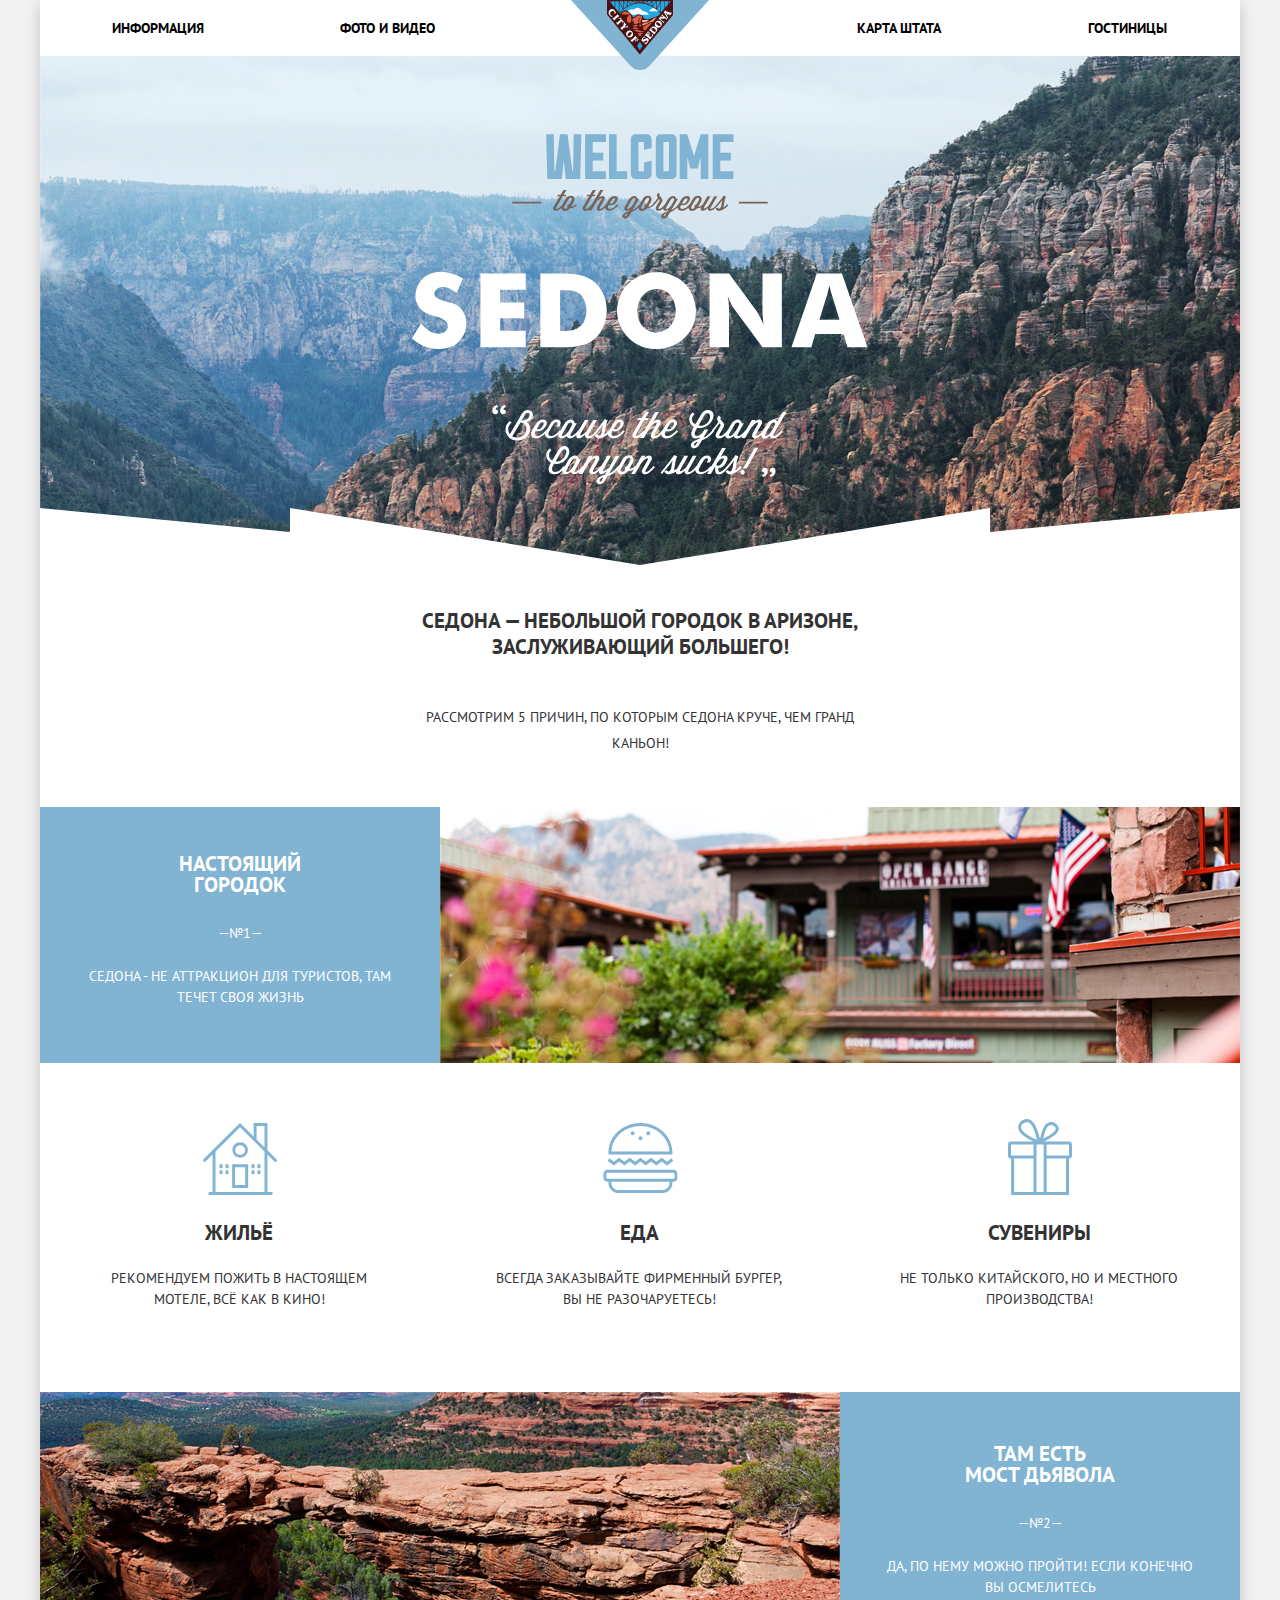
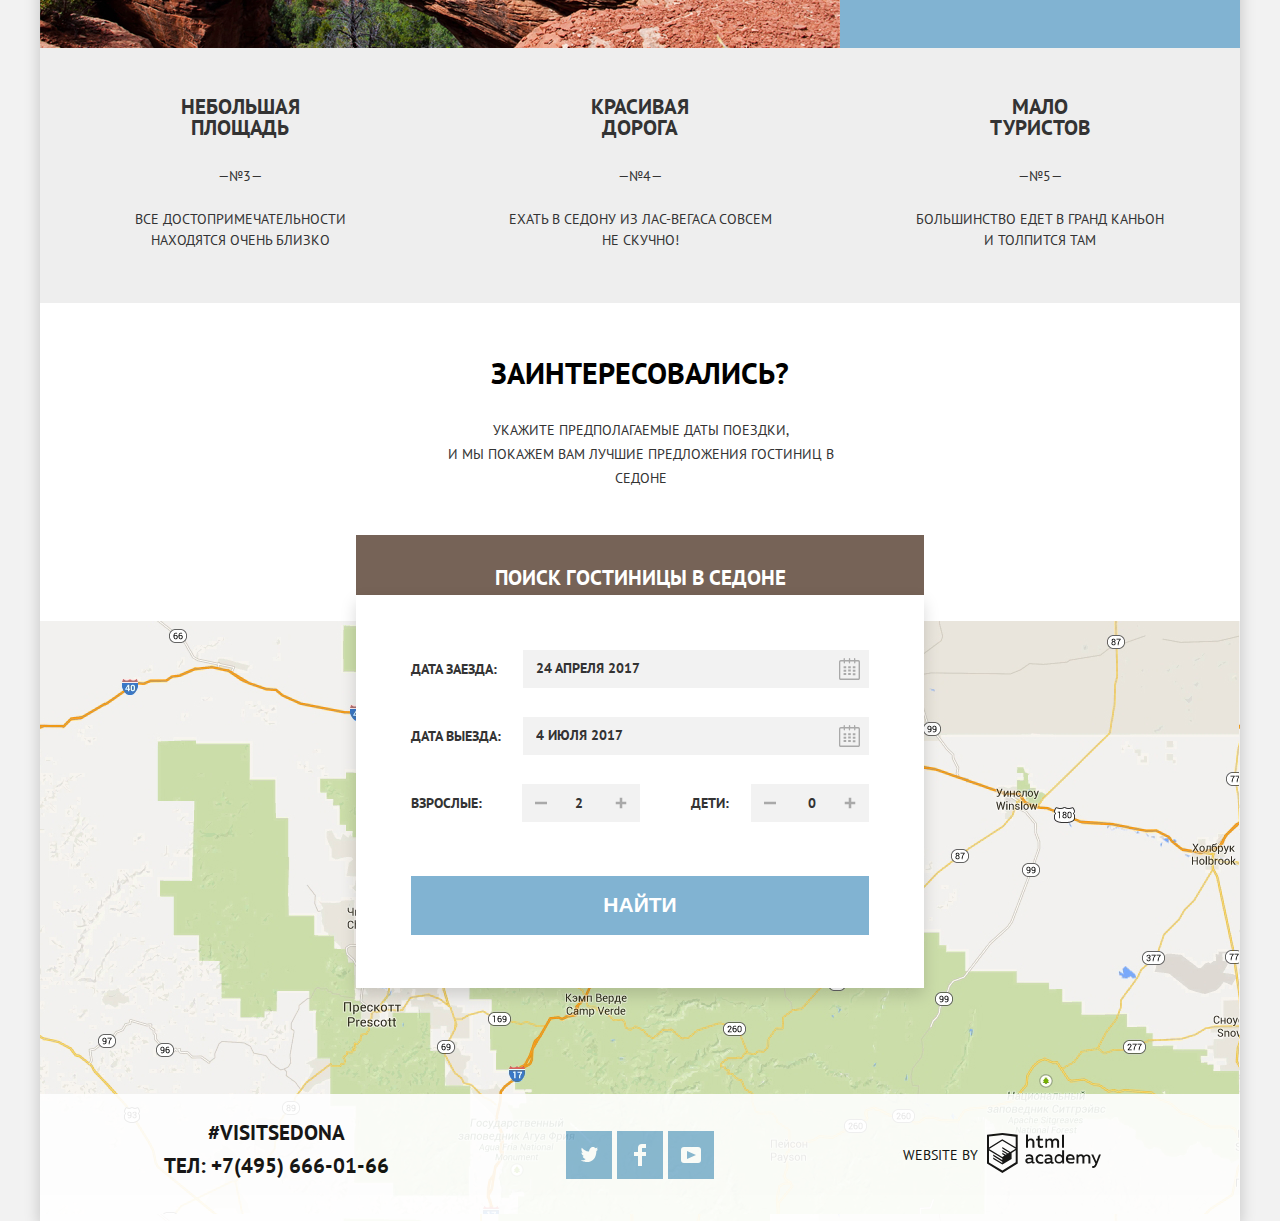
<file: index.html>
<!DOCTYPE html>
<html class="page" lang="ru">
  <head>
    <meta charset="utf-8">
    <title>Главная страница | Сайт Седона</title>
    <link rel="stylesheet" href="https://fonts.googleapis.com/css2?family=PT+Sans:wght@400;700&display=swap">
    <link rel="stylesheet" href="css/normalize.min.css">
    <link rel="stylesheet" href="css/style.min.css">
  </head>
  
  <body class="page-body">
    <div class="page-wrapper">      
      <header class="main-header">        
        <nav class="main-navigation">
          <a class="main-header-logo">
            <img src="img/logo-sedona.svg" width="138" height="70" alt="Логотип Седона">
          </a> 
          <ul class="navigation">
            <li class="navigation-item"><a href="blank.html">Информация</a></li>
            <li class="navigation-item"><a href="blank.html">Фото и видео</a></li>
            <li class="navigation-item"><a href="blank.html">Карта штата</a></li>
            <li class="navigation-item"><a href="hotels.html">Гостиницы</a></li>
          </ul>
        </nav>
      </header>
    
      <main class="container">
        <section class="welcome-background">
          <h1 class="visually-hidden ">Главная страница сайта "Седоны"</h1>
          <img src="img/welcome.svg" width="457" height="351" alt="Добро пожаловать в Седону!">
        </section>
        <section class="features">
          <h2 class="visually-hidden">Преимущества</h2>
          <div class="features-intro">
            <p class="intro-title">Седона &#8212; небольшой городок в Аризоне, заслуживающий большего!</p>
            <p class="intro-text">Рассмотрим 5 причин, по которым Седона круче, чем гранд каньон!</p>
          </div>
          <ul class="features-list">
            <li class="feature wide-block">
              <div class="feature-container">
                <div class="text-wrapper">
                  <h3 class="feature-title">Настоящий городок</h3>
                  <p class="feature-number">&#8212;№1&#8212;</p>
                  <p class="feature-text">Седона - не аттракцион для туристов, там течет своя жизнь</p>
                </div>
                <img src="img/photo-real-town.jpg" width="800" height="256" alt="Настоящий городок">
              </div>
              <ul class="advantages-list">
                <li class="advantage house-icon">
                  <h4 class="advantage-title">Жильё</h4>
                  <p class="advantage-text">Рекомендуем пожить в настоящем мотеле, всё как в кино!</p>
                </li>
                <li class="advantage burger-icon">
                  <h4 class="advantage-title">Еда</h4>
                  <p class="advantage-text">Всегда&nbsp;заказывайте&nbsp;фирменный&nbsp;бургер, вы не разочаруетесь!</p>
                </li>
                <li class="advantage present-icon">
                  <h4 class="advantage-title">Сувениры</h4>
                  <p class="advantage-text">Не только китайского, но и местного производства!</p>
                </li>
              </ul>
            </li>
            
            <li class="feature wide-block feature-wrapper">
              <div class="text-wrapper">
                <h3 class="feature-title">Там есть мост&nbsp;дьявола</h3>
                <p class="feature-number">&#8212;№2&#8212;</p>
                <p class="feature-text">Да, по нему можно пройти! Если конечно вы&nbsp;осмелитесь</p> 
              </div>        
                <img src="img/photo-devils-bridge.jpg" width="800" height="256" alt="Мост Дьявола">
            </li>
            
            <li class="feature feature-narrow">
              <h3 class="feature-title">Небольшая площадь</h3>
              <p class="feature-number">&#8212;№3&#8212;</p>
              <p class="feature-text">Все достопримечательности находятся очень близко</p>
            </li>
            
            <li class="feature feature-narrow">
              <h3 class="feature-title">Красивая дорога</h3>
              <p class="feature-number">&#8212;№4&#8212;</p>
              <p class="feature-text">Ехать в Седону из Лас-Вегаса совсем не скучно!</p>
            </li>
            
            <li class="feature feature-narrow">
              <h3 class="feature-title">Мало туристов</h3>
              <p class="feature-number">&#8212;№5&#8212;</p>
              <p class="feature-text">Большинство едет в Гранд Каньон и толпится там</p>
            </li>
          </ul>
        </section>

        <section class="search-hotels">
          <h2 class="visually-hidden">Поиск гостиницы</h2>
          <b class="search-title">Заинтересовались?</b>
          <p class="search-text">Укажите предполагаемые даты поездки,<br/> и мы покажем вам лучшие предложения гостиниц в Седоне</p>
          <a class="search-button button" href="form.html">Поиск гостиницы в Седоне</a>
          
          <form class="search-form show-form" action="https://echo.htmlacademy.ru" method="get">
            <p class="field-wrap">
              <label class="check-in" for="check-in">Дата заезда:</label>
              <input class="date-picker" id="check-in" type="text" name="check-in" placeholder="24 апреля 2017">
              <button class="calendar" type="button" name="calendar"><span class="visually-hidden">Календарь для выбора даты заезда</span>
                <svg aria-hidden="true" focusable="false" class="form-icon" width="21" height="23"
                xmlns="http://www.w3.org/2000/svg">
                <path fill-rule="evenodd" clip-rule="evenodd"
                  d="M16.4 3h2.9c1 0 1.7.8 1.7 1.9v16.3c0 1-.8 1.8-1.7 1.8H1.7c-1 0-1.7-.8-1.7-1.8V4.9C0 3.9.8 3 1.8 3h2.8V1.6c0-.3.3-.6.7-.6.3 0 .6.3.6.6V3h4V1.6c0-.3.2-.6.6-.6.4 0 .7.3.7.6V3H15V1.6c0-.3.3-.6.7-.6.3 0 .6.3.6.6V3zm3.2 18.5V4.9c0-.3-.1-.5-.3-.5h-2.9v1.4c0 .4-.3.7-.6.7a.7.7 0 01-.7-.7V4.4h-4v1.4c0 .4-.2.7-.6.7a.7.7 0 01-.7-.7V4.4H6v1.4c0 .4-.3.7-.6.7a.7.7 0 01-.7-.7V4.4H1.8c-.3 0-.5.2-.5.5v16.3c0 .2.2.4.4.4h17.6l.3-.1z" />
                <path fill-rule="evenodd" clip-rule="evenodd"
                  d="M4.6 9.2h2.6v2H4.6v-2zm0 3.5h2.6v2H4.6v-2zM7.2 16H4.6v2h2.6v-2zm2 0h2.6v2H9.2v-2zm2.6-3.4H9.2v2h2.6v-2zM9.2 9.2h2.6v2H9.2v-2zm7.2 7h-2.6v2h2.6v-2zm-2.6-3.5h2.6v2h-2.6v-2zm2.6-3.5h-2.6v2h2.6v-2z" />
                </svg>
              </button>
            </p>

            <p class="field-wrap">
              <label class="check-out" for="check-out">Дата выезда:</label>
              <input class="date-picker" id="check-out" type="text" name="check-out" placeholder="4 июля 2017">
              <button class="calendar" type="button" name="calendar"><span class="visually-hidden">Календарь для выбора даты выезда</span>
                <svg aria-hidden="true" focusable="false" class="form-icon" width="21" height="23"
                xmlns="http://www.w3.org/2000/svg">
                <path fill-rule="evenodd" clip-rule="evenodd"
                  d="M16.4 3h2.9c1 0 1.7.8 1.7 1.9v16.3c0 1-.8 1.8-1.7 1.8H1.7c-1 0-1.7-.8-1.7-1.8V4.9C0 3.9.8 3 1.8 3h2.8V1.6c0-.3.3-.6.7-.6.3 0 .6.3.6.6V3h4V1.6c0-.3.2-.6.6-.6.4 0 .7.3.7.6V3H15V1.6c0-.3.3-.6.7-.6.3 0 .6.3.6.6V3zm3.2 18.5V4.9c0-.3-.1-.5-.3-.5h-2.9v1.4c0 .4-.3.7-.6.7a.7.7 0 01-.7-.7V4.4h-4v1.4c0 .4-.2.7-.6.7a.7.7 0 01-.7-.7V4.4H6v1.4c0 .4-.3.7-.6.7a.7.7 0 01-.7-.7V4.4H1.8c-.3 0-.5.2-.5.5v16.3c0 .2.2.4.4.4h17.6l.3-.1z" />
                <path fill-rule="evenodd" clip-rule="evenodd"
                  d="M4.6 9.2h2.6v2H4.6v-2zm0 3.5h2.6v2H4.6v-2zM7.2 16H4.6v2h2.6v-2zm2 0h2.6v2H9.2v-2zm2.6-3.4H9.2v2h2.6v-2zM9.2 9.2h2.6v2H9.2v-2zm7.2 7h-2.6v2h2.6v-2zm-2.6-3.5h2.6v2h-2.6v-2zm2.6-3.5h-2.6v2h2.6v-2z" />
                </svg>
              </button>
            </p>

            <div class="field-wrap field-guests">
              <button class="minus" type="button" name="minus"><span class="visually-hidden">Минус</span>
                <svg aria-hidden="true" focusable="false" class="form-icon" width="12" height="3"
                xmlns="http://www.w3.org/2000/svg">
                <path d="M0 0h12v3H0z" />
                </svg>
              </button>
              <label class="guests" for="guests">Взрослые:</label>
              <input class="counter adults" id="guests" type="text" name="adults" placeholder="2"> 
              <button class="plus" type="button" name="plus"><span class="visually-hidden">Плюс</span>
                <svg aria-hidden="true" focusable="false" class="form-icon" width="11" height="11" viewBox="0 0 11 11"
                xmlns="http://www.w3.org/2000/svg">
                <path fill-rule="evenodd" clip-rule="evenodd"
                  d="M4.23086 6.76932V11H6.76932V6.76932H11V4.23086H6.76932V0H4.23085V4.23086H0V6.76932H4.23086Z" />
                </svg>
              </button>
            </div>

            <div class="field-wrap field-guests">
              <button class="minus" type="button" name="minus"><span class="visually-hidden">Минус</span>
                <svg aria-hidden="true" focusable="false" class="form-icon" width="12" height="3"
                xmlns="http://www.w3.org/2000/svg">
                <path d="M0 0h12v3H0z" />
                </svg>
              </button>
              <label class="guests children" for="guests-children">Дети:</label>
              <input class="counter children" id="guests-children" type="text" name="children" placeholder="0">
              <button class="plus" type="button" name="plus"><span class="visually-hidden">Плюс</span>
                <svg aria-hidden="true" focusable="false" class="form-icon" width="11" height="11" viewBox="0 0 11 11"
                xmlns="http://www.w3.org/2000/svg">
                <path fill-rule="evenodd" clip-rule="evenodd"
                  d="M4.23086 6.76932V11H6.76932V6.76932H11V4.23086H6.76932V0H4.23085V4.23086H0V6.76932H4.23086Z" />
                </svg>
              </button>
            </div>

            <button class="button-find hotel-button-about" type="submit">Найти</button>
            
          </form>

        </section>

        <section class="map">
          <h2 class="visually-hidden">Как до нас добраться</h2>
          <iframe src="https://www.google.com/maps/embed?pb=!1m18!1m12!1m3!1d52385.1805059656!2d-111.8301579376281!3d34.85437338104937!2m3!1f0!2f0!3f0!3m2!1i1024!2i768!4f13.1!3m3!1m2!1s0x872da132f942b00d%3A0x5548c523fa6c8efd!2z0KHQtdC00L7QvdCwLCDQkNGA0LjQt9C-0L3QsCA4NjMzNiwg0KHQqNCQ!5e0!3m2!1sru!2sru!4v1604153713111!5m2!1sru!2sru" width="1200" height="594" allowfullscreen="allowfullscreen" aria-hidden="false" tabindex="0"></iframe>
        </section>

      </main>
      <footer class="main-footer">
        <div class="footer-contacts">
          <p class="footer-hashtag">#visitsedona</p>
          <a class="footer-phone" href="tel:+74956660166">тел: +7(495) 666-01-66</a>
        </div>
        <ul class="footer-social">
          <li class="social-item">
            <a class="social-button" href="blank.html">
              <span class="visually-hidden">Twitter</span>
              <svg aria-hidden="true" focusable="false" width="17px" height="17px" fill="none"
                xmlns="http://www.w3.org/2000/svg">
                <path d="M11 1.1c1.6-.5 3 .3 3.5 1.2l2-.7c0 .7-.3 1.3-.8 1.8.7.2 1.3-.5 1.3-.5a3 3 0 01-1.6 2c-.2 6.8-3.2 11.2-10 11.1h-.5c-.4 0-4.2-.5-4.9-1.9 2.3.2 3.9-.4 4.7-1.2-1-.3-2.7-.4-3-3 .4.2.6.3 1.2.2C1.7 9.2.4 8.5.4 6.3c.3.4 1.1.6 1.4.5-.7-.2-2-3.4-1-5 2 1.9 3.8 3.7 7.2 3.8.3-2.3 1.2-3.8 3-4.5z" fill="#fff" />
              </svg>
            </a>
          </li>
          <li class="social-item">
            <a class="social-button" href="blank.html">
              <span class="visually-hidden">Facebook</span>
              <svg aria-hidden="true" focusable="false" width="12" height="22" fill="none"
                xmlns="http://www.w3.org/2000/svg">
                <path d="M12 4V0H8a4 4 0 00-4 4v4H0v4h4v10h4V12h4V8H8V4h4z" fill="#fff" /></svg>
            </a>
          </li>
          <li class="social-item">
            <a class="social-button" href="blank.html">
              <span class="visually-hidden">Youtube</span>
              <svg aria-hidden="true" focusable="false" width="20" height="16" fill="none"
                xmlns="http://www.w3.org/2000/svg">
                <path fill-rule="evenodd" clip-rule="evenodd" d="M3 0h14a3 3 0 013 3v10a3 3 0 01-3 3H3a3 3 0 01-3-3V3a3 3 0 013-3zm3 4v8l9-4-9-4z" fill="#fff" />
              </svg>
            </a>
          </li>
        </ul>
        <div class="footer-logo">
          <a class="footer-icon" href="https://htmlacademy.ru/intensive/htmlcss">
            <p class="text-copyright">Website by</p>
            <svg class="logo-image" width="115" height="41" xmlns="http://www.w3.org/2000/svg">
              <path fill-rule="evenodd" clip-rule="evenodd"
                d="M15.5 1h-.1L0 2.8v28.8l15.4 9.3 15.3-9.3V2.7L15.5 1.1zM77 2.7h-2v13.1h2v-13zM41 2.6v5.2a4 4 0 012.8-1.3c1 0 2 .3 2.6 1 .7.7 1 1.7 1 2.7v5.6h-2v-5.3c.1-.6 0-1-.3-1.5-.4-.4-.8-.6-1.3-.7h-.3c-1 0-2 .6-2.5 1.5v6h-2V2.6h2zM77 31.5h-1.7V30a4 4 0 01-3.4 1.6 4.7 4.7 0 01-4.3-4.7c0-2.5 1.9-4.6 4.3-4.8a4 4 0 013.2 1.5v-5.4h2v13.2zM47 30l.6-.1v1.4l-1.2.2c-.8 0-1.5-.4-1.8-1a5 5 0 01-3.3 1.1c-1.6 0-3-.9-3-2.8 0-2.3 2-3 3.9-3l2.3.3V26c0-1-.8-2-2.4-2-1 0-2.1.3-3.1.8v-1.9c1-.3 2.2-.5 3.3-.6 2.5 0 4 1.2 4 4v3.2l.2.4c.1.2.2.2.4.2h.2zm-6.7-1.3c0 .4.2.8.5 1 .3.3.6.4 1 .4h.1c1 0 1.9-.4 2.6-1v-1.6a10 10 0 00-2-.2c-1 0-2.2.3-2.2 1.4zM56 23c-.8-.4-1.7-.7-2.7-.7H53c-1.2 0-2.3.6-3.1 1.5-.9 1-1.3 2.1-1.3 3.4v.4a4.5 4.5 0 004.7 4.2c1 0 2-.2 3-.6v-1.8c-.8.4-1.7.7-2.6.7-1 0-2.1-.5-2.7-1.5a3 3 0 010-3c.6-1 1.6-1.5 2.7-1.5.9 0 1.7.3 2.4.8v-1.9zm10.2 7.2l.5-.1v1.4l-1.2.2c-.8 0-1.5-.4-1.8-1a5 5 0 01-3.3 1.1c-1.6 0-3-.9-3-2.8 0-2.3 2-3 3.9-3 .7 0 1.5.1 2.2.3V26c0-1-.8-2-2.3-2-1 0-2.1.3-3.1.8v-1.9c1-.3 2.2-.5 3.3-.6 2.5 0 4 1.2 4 4v3.2c0 .2 0 .3.2.4 0 .2.2.2.4.2h.2zm-6.3-.3c-.3-.2-.5-.6-.5-1 0-1 1.1-1.4 2.3-1.4.6 0 1.2 0 1.9.2V29c-.7.7-1.6 1-2.6 1-.5.1-.9 0-1.1-.3zm9.4-2.9a3 3 0 013-3v.1A3 3 0 0175 26V28a3 3 0 01-2.9 2 3 3 0 01-2.9-3zm14-4.7c3.5 0 4.8 3 4.2 5.5h-6.6c.2 1.7 1.8 2.3 3.4 2.3 1 0 1.9-.2 2.8-.6V31c-1 .4-2.1.7-3.2.6-2.7 0-5-1.5-5-4.7 0-1.2.3-2.4 1.1-3.3.8-1 2-1.4 3.1-1.5h.2zm-2.4 4a2.4 2.4 0 012.5-2.3 2 2 0 011.8.6c.4.5.6 1.1.6 1.7h-5zm8.6 5.3v-9h1.7v1a4 4 0 013-1.3 3 3 0 012.7 1.5c.8-.9 2-1.4 3.1-1.4 1 0 1.9.3 2.5 1 .7.7 1 1.6.9 2.6v5.6h-2v-5.6c0-.4 0-.9-.4-1.2-.3-.4-.7-.6-1.1-.7h-.3a3 3 0 00-2.2 1.2v6.3h-2v-5.6c0-.4 0-.9-.4-1.2-.2-.4-.7-.6-1.1-.7h-.2c-1 .1-1.8.6-2.3 1.4v6.1h-1.9zm24.5-9h-2l-2.7 6.8-3-6.8h-2.1l4.2 9-.2.5c-.5 1.4-1.2 2-2.1 2a3 3 0 01-1 0v1.6l1.2.2c1.3 0 2.6-.8 3.6-3.1l4-10.2zM52.7 6.8V3.5l-2 .5v2.7h-1.6v1.8h1.7V13c0 .8.2 1.6.8 2.2.6.6 1.4.9 2.2.7a7 7 0 002.3-.3v-1.8c-.5.3-1.1.4-1.7.4-1.2 0-1.7-.4-1.7-1.6v-4h3.2V6.7h-3.2zm5.7 9v-9H60v1a4 4 0 013-1.3 3 3 0 012.7 1.4c.8-.9 1.9-1.4 3-1.4 1 0 2 .3 2.6 1 .6.7 1 1.7.8 2.6v5.6h-2v-5.5c0-.5 0-1-.4-1.3-.2-.3-.7-.6-1.1-.6h-.2a3 3 0 00-2.2 1.2v6.2h-2v-5.5c0-.5-.1-1-.4-1.3-.3-.3-.7-.6-1.1-.6h-.3c-1 0-1.8.6-2.3 1.4v6h-1.8zM28.7 30.3zm0-12v12l-13.3 8.1-13.4-8V18.4l13.3 8.1V28l-9.1-5.5V24l9.1 5.7V31l-9.1-5.6V27l9.2 5.6 9.2-5.7v-6l4.1-2.6zm0-1.5L25 18.9 23.3 20l-8-5v1.5l6.9 4.2-.2.1-1 .6-5.7-3.4v1.4l4.5 2.7-1 .7-3.5-2v1.4l2.2 1.3-2.2 1.4-13.2-8 13.2-8.2 13.4 8zM15.3 7.3l13.4 8V4.7L15.4 3 2 4.6v10.8l13.3-8.1z" />
            </svg>
          </a>
        </div>
      </footer>
    </div>
    <script src="js/script.min.js"></script>
  </body>
</html>
</file>
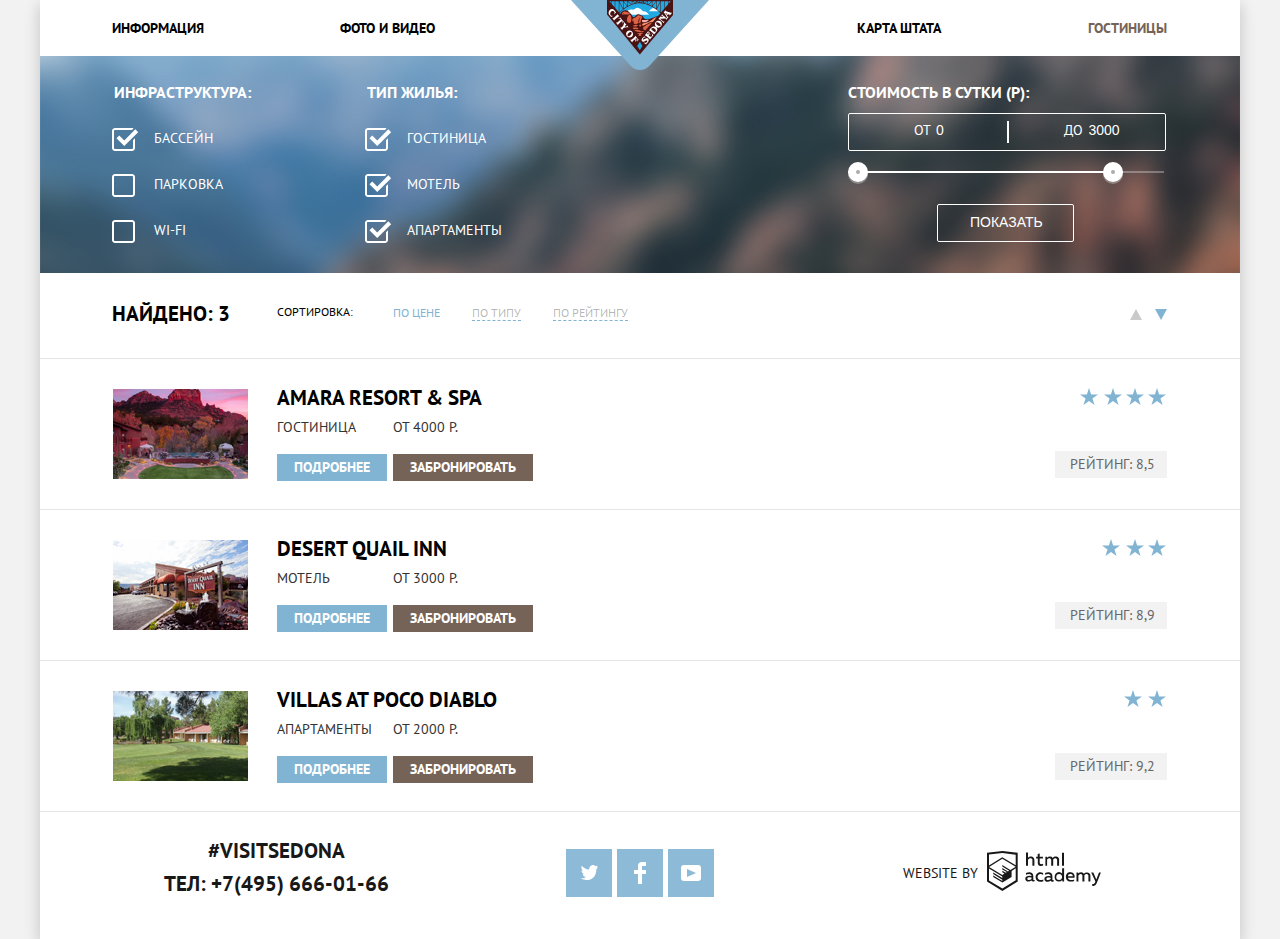
<file: hotels.html>
<!DOCTYPE html>
<html class="page" lang="ru">
  <head>
    <meta charset="utf-8">
    <title>Поиск гостиницы | Сайт Седона</title>
    <link rel="stylesheet" href="https://fonts.googleapis.com/css2?family=PT+Sans:wght@400;700&display=swap">
    <link rel="stylesheet" href="css/normalize.min.css">
    <link rel="stylesheet" href="css/style.min.css">
  </head>

  <body class="page-body">
    <div class="page-wrapper">        
      <header class="main-header">
        <nav class="main-navigation">
          <a class="main-header-logo" href="index.html">
            <img src="img/logo-sedona.svg" width="138" height="70" alt="Логотип Седона">
          </a>       
          <ul class="navigation">
            <li class="navigation-item"><a href="blank.html">Информация</a></li>
            <li class="navigation-item"><a href="blank.html">Фото и видео</a></li>
            <li class="navigation-item"><a href="blank.html">Карта штата</a></li>
            <li class="navigation-item"><a class="active">Гостиницы</a></li>
          </ul>
        </nav>
      </header>

      <main class="catalog">
        <h1 class="visually-hidden">Страница выбора отелей</h1>
        
        <form class="filter-form" action="http://echo.htmlacademy.ru/" method="get">
          <fieldset class="filter-group">
              <legend class="name-title">Инфраструктура:</legend>
              <ul class="group-list">
                <li class="group-item">
                  <input class="visually-hidden filter-checkbox" type="checkbox" id="pool-field" name="area" value="pool-field" checked>
                  <label for="pool-field">Бассейн</label>
                </li>
                <li class="group-item">
                  <input class="visually-hidden filter-checkbox" type="checkbox" id="parking-field" name="area" value="parking-field">
                  <label for="parking-field">Парковка</label>
                </li>
                <li class="group-item">
                  <input class="visually-hidden filter-checkbox" type="checkbox" id="wifi-field" name="area" value="wifi-field">
                  <label for="wifi-field">Wi-Fi</label>
                </li>
              </ul>
          </fieldset>

          <fieldset class="filter-group">
              <legend class="name-title">Тип жилья:</legend>
              <ul class="group-list">
                <li class="group-item">
                  <input class="visually-hidden filter-checkbox" type="checkbox" id="hotel-field" name="area" value="hotel-field" checked>
                  <label for="hotel-field">Гостиница</label>
                </li>
                <li class="group-item">
                  <input class="visually-hidden filter-checkbox" type="checkbox" id="motel-field" name="area" value="motel-field" checked>
                  <label for="motel-field">Мотель</label>
                </li>
                <li class="group-item">
                  <input class="visually-hidden filter-checkbox" type="checkbox" id="apartments-field" name="area" value="apartments-field" checked>
                  <label for="apartments-field">Апартаменты</label>
                </li>
              </ul>
          </fieldset>
          
          <fieldset class="filter-price">
            <legend class="name-title">Стоимость в сутки (Р):</legend>
            <div class="price-controls">
              <label class="min-price">от
                <input type="number" name="min-price" value="0">
              </label>
              <label class="max-price">до
                <input type="number" name="max-price" value="3000">
              </label>
            </div>
            <div class="range-filter">
              <div class="range-controls">
                <div class="scale">
                  <div class="bar"></div>
                </div>
                <div class="toggle toggle-min" tabindex="0"></div>
                <div class="toggle toggle-max" tabindex="0"></div>
              </div>
            </div>
            <button class="button-hotels" type="submit" name="button-hotels">Показать</button>
          </fieldset>
        </form>
        
        <section class="search-result">
          <h2 class="visually-hidden">Результаты поиска</h2>
          <div class="filters-wrap">
            <p class="results">Найдено: 3</p>
            <p class="filters">Сортировка:</p>
            <ul class="filters-list">
              <li class="filter">
                <a class="filter-name active">По цене</a>
              </li>
              <li class="filter">
                <a class="filter-name passive" href="#">По типу</a>
              </li>
              <li class="filter">
                <a class="filter-name passive" href="#">По рейтингу</a>
              </li>
            </ul>
            <ul class="sort-list"> 
              <li class="sort">
                <a class="sort-up" href="#"><p class="visually-hidden">Сортировка по возрастанию</p></a>
              </li>
              <li class="sort">
                <a class="sort-down active" href="#"><p class="visually-hidden">Сортировка по убыванию</p></a>
              </li>
            </ul> 
          </div>

          <ul class="hotels-list">
            <li class="hotel">
              <a class="image-link" href="#">
                <img class="hotel-image" src="img/photo-armada-hotel.jpg" width="135" height="90" alt="Гостиница Amara Resort &amp; SPA">
              </a>
              <div class="hotel-info">
                <div class="hotel-wrap">
                  <h3 class="hotel-name">
                    <a class="hotel-link" href="#">Amara Resort &amp; SPA</a>
                  </h3>
                  <div class="hotel-text-wrap">
                    <p class="hotel-text">Гостиница</p>
                    <a class="button button-detail" href="blank.html">Подробнее</a>
                  </div>
                  <div class="price-wrap">
                    <p class="hotel-text">от 4000 р.</p>
                    <a class="button button-reserved" href="blank.html">Забронировать</a>
                  </div>
                </div>
                <div class="hotel-rating-stars">
                  <ul class="stars-list">
                    <li class="star"><span class="visually-hidden">Звезда рейтинга</span></li>
                    <li class="star"><span class="visually-hidden">Звезда рейтинга</span></li>
                    <li class="star"><span class="visually-hidden">Звезда рейтинга</span></li>
                    <li class="star"><span class="visually-hidden">Звезда рейтинга</span></li>
                  </ul>
                  <p class="hotel-rating">Рейтинг: 8,5 </p>
                </div>  
              </div>
            </li>

            <li class="hotel">
              <a class="image-link" href="#">
                <img class="hotel-image" src="img/photo-desert-motel.jpg" width="135" height="90" alt="Мотель Desert Quail Inn">
              </a>
              <div class="hotel-info">
                <div class="hotel-wrap">
                  <h3 class="hotel-name">
                    <a class="hotel-link" href="#">Desert Quail Inn</a>
                  </h3>
                  <div class="hotel-text-wrap">
                    <p class="hotel-text">Мотель</p>
                    <a class="button button-detail" href="blank.html">Подробнее</a>
                  </div>
                  <div class="price-wrap">
                    <p class="hotel-text">от 3000 р.</p>
                    <a class="button button-reserved" href="blank.html">Забронировать</a>
                  </div>
                </div>
                <div class="hotel-rating-stars">
                  <ul class="stars-list">
                    <li class="star"><span class="visually-hidden">Звезда рейтинга</span></li>
                    <li class="star"><span class="visually-hidden">Звезда рейтинга</span></li>
                    <li class="star"><span class="visually-hidden">Звезда рейтинга</span></li>
                  </ul>
                  <p class="hotel-rating">Рейтинг: 8,9 </p>
                </div>  
              </div>
            </li>

            <li class="hotel">
              <a class="image-link" href="#">
                <img class="hotel-image" src="img/photo-villas-apparts.jpg" width="135" height="90" alt="Аппартаменты Villas at Poco Diablo">
              </a>
              <div class="hotel-info">
                <div class="hotel-wrap">
                  <h3 class="hotel-name">
                    <a class="hotel-link" href="#">Villas at Poco Diablo</a>
                  </h3>
                  <div class="hotel-text-wrap">
                    <p class="hotel-text">Апартаменты</p>
                    <a class="button button-detail" href="blank.html">Подробнее</a>
                  </div>
                  <div class="price-wrap">
                    <p class="hotel-text">от 2000 р.</p>
                    <a class="button button-reserved" href="blank.html">Забронировать</a>
                  </div>
                </div>
                <div class="hotel-rating-stars">
                  <ul class="stars-list">
                    <li class="star"><span class="visually-hidden">Звезда рейтинга</span></li>
                    <li class="star"><span class="visually-hidden">Звезда рейтинга</span></li>
                  </ul>
                  <p class="hotel-rating">Рейтинг: 9,2 </p>
                </div>  
              </div>
            </li>
          </ul>
        </section>
      </main>
    
      <footer class="main-footer hotels-footer">
        <div class="footer-contacts">
          <p class="footer-hashtag">#visitsedona</p>
          <a class="footer-phone" href="tel:+74956660166">тел: +7(495) 666-01-66</a>
        </div>
        <ul class="footer-social">
          <li class="social-item">
            <a class="social-button" href="blank.html">
              <span class="visually-hidden">Twitter</span>
              <svg aria-hidden="true" focusable="false" width="17px" height="17px" fill="none"
                xmlns="http://www.w3.org/2000/svg">
                <path d="M11 1.1c1.6-.5 3 .3 3.5 1.2l2-.7c0 .7-.3 1.3-.8 1.8.7.2 1.3-.5 1.3-.5a3 3 0 01-1.6 2c-.2 6.8-3.2 11.2-10 11.1h-.5c-.4 0-4.2-.5-4.9-1.9 2.3.2 3.9-.4 4.7-1.2-1-.3-2.7-.4-3-3 .4.2.6.3 1.2.2C1.7 9.2.4 8.5.4 6.3c.3.4 1.1.6 1.4.5-.7-.2-2-3.4-1-5 2 1.9 3.8 3.7 7.2 3.8.3-2.3 1.2-3.8 3-4.5z" fill="#fff" />
              </svg>
            </a>
          </li>
          <li class="social-item">
            <a class="social-button" href="blank.html">
              <span class="visually-hidden">Facebook</span>
              <svg aria-hidden="true" focusable="false" width="12" height="22" fill="none"
                xmlns="http://www.w3.org/2000/svg">
                <path d="M12 4V0H8a4 4 0 00-4 4v4H0v4h4v10h4V12h4V8H8V4h4z" fill="#fff" /></svg>
            </a>
          </li>
          <li class="social-item">
            <a class="social-button" href="blank.html">
              <span class="visually-hidden">Youtube</span>
              <svg aria-hidden="true" focusable="false" width="20" height="16" fill="none"
                xmlns="http://www.w3.org/2000/svg">
                <path fill-rule="evenodd" clip-rule="evenodd" d="M3 0h14a3 3 0 013 3v10a3 3 0 01-3 3H3a3 3 0 01-3-3V3a3 3 0 013-3zm3 4v8l9-4-9-4z" fill="#fff" />
              </svg>
            </a>
          </li>
        </ul>
        <div class="footer-logo">
          <a class="footer-icon" href="https://htmlacademy.ru/intensive/htmlcss">
            <p class="text-copyright">Website by</p>
            <svg class="logo-image" width="115" height="41" xmlns="http://www.w3.org/2000/svg">
              <path fill-rule="evenodd" clip-rule="evenodd"
                d="M15.5 1h-.1L0 2.8v28.8l15.4 9.3 15.3-9.3V2.7L15.5 1.1zM77 2.7h-2v13.1h2v-13zM41 2.6v5.2a4 4 0 012.8-1.3c1 0 2 .3 2.6 1 .7.7 1 1.7 1 2.7v5.6h-2v-5.3c.1-.6 0-1-.3-1.5-.4-.4-.8-.6-1.3-.7h-.3c-1 0-2 .6-2.5 1.5v6h-2V2.6h2zM77 31.5h-1.7V30a4 4 0 01-3.4 1.6 4.7 4.7 0 01-4.3-4.7c0-2.5 1.9-4.6 4.3-4.8a4 4 0 013.2 1.5v-5.4h2v13.2zM47 30l.6-.1v1.4l-1.2.2c-.8 0-1.5-.4-1.8-1a5 5 0 01-3.3 1.1c-1.6 0-3-.9-3-2.8 0-2.3 2-3 3.9-3l2.3.3V26c0-1-.8-2-2.4-2-1 0-2.1.3-3.1.8v-1.9c1-.3 2.2-.5 3.3-.6 2.5 0 4 1.2 4 4v3.2l.2.4c.1.2.2.2.4.2h.2zm-6.7-1.3c0 .4.2.8.5 1 .3.3.6.4 1 .4h.1c1 0 1.9-.4 2.6-1v-1.6a10 10 0 00-2-.2c-1 0-2.2.3-2.2 1.4zM56 23c-.8-.4-1.7-.7-2.7-.7H53c-1.2 0-2.3.6-3.1 1.5-.9 1-1.3 2.1-1.3 3.4v.4a4.5 4.5 0 004.7 4.2c1 0 2-.2 3-.6v-1.8c-.8.4-1.7.7-2.6.7-1 0-2.1-.5-2.7-1.5a3 3 0 010-3c.6-1 1.6-1.5 2.7-1.5.9 0 1.7.3 2.4.8v-1.9zm10.2 7.2l.5-.1v1.4l-1.2.2c-.8 0-1.5-.4-1.8-1a5 5 0 01-3.3 1.1c-1.6 0-3-.9-3-2.8 0-2.3 2-3 3.9-3 .7 0 1.5.1 2.2.3V26c0-1-.8-2-2.3-2-1 0-2.1.3-3.1.8v-1.9c1-.3 2.2-.5 3.3-.6 2.5 0 4 1.2 4 4v3.2c0 .2 0 .3.2.4 0 .2.2.2.4.2h.2zm-6.3-.3c-.3-.2-.5-.6-.5-1 0-1 1.1-1.4 2.3-1.4.6 0 1.2 0 1.9.2V29c-.7.7-1.6 1-2.6 1-.5.1-.9 0-1.1-.3zm9.4-2.9a3 3 0 013-3v.1A3 3 0 0175 26V28a3 3 0 01-2.9 2 3 3 0 01-2.9-3zm14-4.7c3.5 0 4.8 3 4.2 5.5h-6.6c.2 1.7 1.8 2.3 3.4 2.3 1 0 1.9-.2 2.8-.6V31c-1 .4-2.1.7-3.2.6-2.7 0-5-1.5-5-4.7 0-1.2.3-2.4 1.1-3.3.8-1 2-1.4 3.1-1.5h.2zm-2.4 4a2.4 2.4 0 012.5-2.3 2 2 0 011.8.6c.4.5.6 1.1.6 1.7h-5zm8.6 5.3v-9h1.7v1a4 4 0 013-1.3 3 3 0 012.7 1.5c.8-.9 2-1.4 3.1-1.4 1 0 1.9.3 2.5 1 .7.7 1 1.6.9 2.6v5.6h-2v-5.6c0-.4 0-.9-.4-1.2-.3-.4-.7-.6-1.1-.7h-.3a3 3 0 00-2.2 1.2v6.3h-2v-5.6c0-.4 0-.9-.4-1.2-.2-.4-.7-.6-1.1-.7h-.2c-1 .1-1.8.6-2.3 1.4v6.1h-1.9zm24.5-9h-2l-2.7 6.8-3-6.8h-2.1l4.2 9-.2.5c-.5 1.4-1.2 2-2.1 2a3 3 0 01-1 0v1.6l1.2.2c1.3 0 2.6-.8 3.6-3.1l4-10.2zM52.7 6.8V3.5l-2 .5v2.7h-1.6v1.8h1.7V13c0 .8.2 1.6.8 2.2.6.6 1.4.9 2.2.7a7 7 0 002.3-.3v-1.8c-.5.3-1.1.4-1.7.4-1.2 0-1.7-.4-1.7-1.6v-4h3.2V6.7h-3.2zm5.7 9v-9H60v1a4 4 0 013-1.3 3 3 0 012.7 1.4c.8-.9 1.9-1.4 3-1.4 1 0 2 .3 2.6 1 .6.7 1 1.7.8 2.6v5.6h-2v-5.5c0-.5 0-1-.4-1.3-.2-.3-.7-.6-1.1-.6h-.2a3 3 0 00-2.2 1.2v6.2h-2v-5.5c0-.5-.1-1-.4-1.3-.3-.3-.7-.6-1.1-.6h-.3c-1 0-1.8.6-2.3 1.4v6h-1.8zM28.7 30.3zm0-12v12l-13.3 8.1-13.4-8V18.4l13.3 8.1V28l-9.1-5.5V24l9.1 5.7V31l-9.1-5.6V27l9.2 5.6 9.2-5.7v-6l4.1-2.6zm0-1.5L25 18.9 23.3 20l-8-5v1.5l6.9 4.2-.2.1-1 .6-5.7-3.4v1.4l4.5 2.7-1 .7-3.5-2v1.4l2.2 1.3-2.2 1.4-13.2-8 13.2-8.2 13.4 8zM15.3 7.3l13.4 8V4.7L15.4 3 2 4.6v10.8l13.3-8.1z" />
            </svg>
          </a>
        </div>
      </footer>
    </div>
  </body>
</html>
</file>
<file: css/style.min.css>
@-webkit-keyframes slide-down{0%{top:-2000px}to{top:305px}}@keyframes slide-down{0%{top:-2000px}to{top:293px}}@-webkit-keyframes shake{0%,to{left:50%;transform:translateX(-50%)}10%,30%,50%,70%,90%{left:48%}20%,40%,60%,80%{left:52%}}@keyframes shake{0%,to{left:50%;transform:translateX(-50%)}10%,30%,50%,70%,90%{left:48%}20%,40%,60%,80%{left:52%}}:root{--base-white: #ffffff;--black-title: #000000;--base-black: #333333;--advice-bg: #eeeeee;--rating-bg: #f2f2f2;--search-parameter-color: #a9a9a9;--sort-after-color: #cacaca;--page-bg: #888888;--base-blue: #81b3d2;--form-blue: #7aa8cb;--detail-hover-color: #669ec0;--detail-active-color: #5496bd;--base-brown: #766357;--search-hover-color:  #604e43;--search-active-color: #503e33;--footer-bg: rgba(255, 255, 255, 0.9);--navigation-active-color: rgba(0, 0, 0, 0.3);--transparent-white: rgba(255, 255, 255, 0.3);--rating-color: #666666;--toggle-color: #ababab;--line-module-color: #e5e5e5;--active-footer-logo: #bdbbbc;--shadow-color: rgba(0, 1, 1, 0.2);--shadow-search-color: rgba(0, 1, 1, 0.15);--search-focus-color: #ebebeb}img{max-width:100%;height:auto}a{text-decoration:none}.visually-hidden{position:absolute;width:1px;height:1px;margin:-1px;padding:0;overflow:hidden;border:0;clip:rect(0 0 0 0)}.page,.page-body{height:100%}.page-body{font-family:"PT Sans","Arial",sans-serif;font-size:14px;line-height:21px;font-weight:400;color:var(--base-black);text-transform:uppercase;background-color:var(--rating-bg)}.page-wrapper{display:grid;grid-template-rows:-webkit-min-content 1fr -webkit-min-content;grid-template-rows:min-content 1fr min-content;align-content:start;width:1200px;min-height:100%;margin:0 auto;background-color:var(--base-white);box-shadow:0 5px 15px var(--shadow-color)}.main-header-logo{position:absolute;left:50%;transform:translateX(-50%);z-index:2}.navigation-item a{line-height:26px;font-weight:700;color:var(--black-title)}.navigation-item a:hover{color:var(--base-blue)}.navigation-item a:active{color:var(--navigation-active-color);opacity:.3}.navigation .active,.navigation .active:active,.navigation .active:focus,.navigation .active:hover{color:var(--base-brown)}.navigation{display:flex;flex-wrap:wrap;justify-content:flex-start;align-items:center;min-height:56px;padding:0 72px;margin:0;list-style:none}.navigation-item{width:20%;text-align:left}.navigation-item:nth-child(4n+2){padding-left:17px}.navigation-item:nth-child(4n+3),.navigation-item:nth-child(4n+4){text-align:right}.navigation-item:nth-child(4n+3){margin-left:178px}.navigation-item:nth-child(4n+4){margin-left:15px}.welcome-background{position:relative;width:1200px;min-height:509px;background-image:url(../img/photo-welcome-background.jpg);background-color:var(--form-blue)}.welcome-background img,.welcome-background::before{position:absolute;content:"";z-index:1;left:50%;transform:translateX(-50%);background-repeat:no-repeat}.welcome-background img{top:78px}.welcome-background::before{bottom:0;width:1200px;height:57px;background-image:url(../img/welcome-shape.svg)}.features-intro{text-align:center;margin-top:0;margin-bottom:0;padding:43px 358px 51px}.advantages-list,.features-list{display:grid;grid-template-columns:1fr 1fr 1fr;text-align:center;margin:0;padding:0;background-color:var(--base-white);list-style:none}.advantages-list{align-content:center;color:var(--base-black)}.advantage{position:relative;text-align:center;padding:159px 52px 82px 50px}.advantage-title{position:relative;margin-top:0;margin-bottom:0}.advantage-text{margin-top:25px;margin-bottom:0}.house-icon::before{top:60px;width:75px;height:72px;background-image:url(../img/house-icon.svg)}.burger-icon::before{top:60px;width:75px;height:70px;background-image:url(../img/burger-icon.svg)}.present-icon::before{top:55px;width:64px;height:77px;background-image:url(../img/present-icon.svg)}.advantage::before{position:absolute;content:"";left:50%;bottom:50px;transform:translateX(-50%);background-repeat:no-repeat}.intro-text,.intro-title{line-height:26px;color:var(--base-black)}.intro-title{margin:0;padding:0;font-size:21px;font-weight:700}.intro-text{margin-top:44px;margin-bottom:0}.features-list .wide-block{grid-column-start:1;-ms-grid-column-span:-2;grid-column-end:-1;background-color:var(--base-blue)}.wide-block .feature-number,.wide-block .feature-text,.wide-block .feature-title{color:var(--base-white)}.feature-container{display:flex;flex-grow:1}.feature-wrapper{display:flex;flex-direction:row-reverse}.text-wrapper{display:block;align-items:center;margin:25px auto;padding-right:30px;padding-left:30px}.feature-wrapper .text-wrapper{margin-top:30px}.feature-title{padding-right:75px;padding-left:75px}.advantage-title,.feature-title{font-size:21px;font-weight:700;color:var(--base-black)}.feature-number,.feature-text{margin-top:28px;color:var(--base-black)}.feature-text{margin-top:22px}.feature.feature-narrow{padding:27px 55px 38px;background-color:var(--advice-bg)}.feature.feature-narrow:nth-child(2n){padding-left:45px;padding-right:45px}.feature-narrow .feature-text{padding-left:20px;padding-right:20px}.search-hotels{position:relative;text-align:center;padding-top:58px}.search-title{font-size:30px;line-height:24px;font-weight:700;color:var(--black-title)}.search-text{width:435px;margin-top:28px;margin-left:383px;margin-bottom:5px;line-height:24px}.search-form{position:absolute;display:none;flex-wrap:wrap;justify-content:space-between;align-items:center;transform:translate(-50%);top:292px;left:50%;width:568px;padding:55px 55px 53px;box-sizing:border-box;background-color:var(--base-white);box-shadow:0 7px 15px var(--shadow-search-color)}.search-form-error,.show-form{-webkit-animation-duration:.6s;animation-duration:.6s}.show-form{display:flex;-webkit-animation-name:slide-down;animation-name:slide-down}.search-form-error{-webkit-animation-name:shake;animation-name:shake}.field-wrap{position:relative;display:flex;flex-wrap:wrap;align-items:center;justify-content:space-between;width:100%;margin-top:29px;margin-bottom:0}.field-wrap:first-child{margin-top:0}.field-wrap button{padding:0}.date-picker{width:346px;min-height:38px;padding-top:3px;padding-bottom:5px;padding-left:13px;text-transform:uppercase;border:0;box-sizing:border-box}input.counter::-webkit-input-placeholder,input.date-picker::-webkit-input-placeholder{font-family:"PT Sans","Arial",sans-serif;font-weight:700;font-size:14px;line-height:26px;color:var(--base-black)}input.counter::-moz-placeholder,input.date-picker::-moz-placeholder{color:var(--base-black)}input.counter::placeholder,input.date-picker::placeholder{color:var(--base-black)}.counter,.date-picker,.search-form{font-family:"PT Sans","Arial",sans-serif}.counter,.date-picker{background-color:var(--rating-bg)}.counter:hover,.date-picker:hover{background-color:var(--search-focus-color)}.counter:focus,.date-picker:focus{background-color:var(--base-white);box-sizing:border-box}.calendar{position:absolute;display:inline-block;vertical-align:top;right:1px;top:1px;width:38px;height:38px;background:0 0;border:0;cursor:pointer;fill:var(--search-parameter-color)}.calendar:hover svg,.minus:hover svg,.plus:hover svg{fill:var(--base-black)}.calendar:active svg,.minus:active svg,.plus:active svg{fill:var(--base-blue)}.guests{position:relative}.counter{width:114px;height:38px;padding:6px;text-align:center;border:0;box-sizing:border-box}.counter.adults{margin-right:4px}.guests.children{margin-left:51px}.field-guests{width:50%}.minus,.plus{position:absolute;top:0;width:38px;height:38px;background-color:var(--rating-bg);border:0;cursor:pointer;fill:var(--search-parameter-color)}.minus{left:111px}.plus{right:0}.minus .form-icon,.plus .form-icon{position:absolute;left:50%;top:50%;transform:translate(-50%,-50%)}.counter,.date-picker,.search-form{font-size:14px;line-height:26px;font-weight:700}.search-button{display:inline-block;vertical-align:top;width:568px;margin-top:40px;padding:30px;font-size:21px;line-height:26px;color:var(--base-white);background-color:var(--base-brown);box-sizing:border-box}.search-button:hover{background-color:var(--search-hover-color)}.search-button:active{background-color:var(--search-active-color);color:var(--navigation-active-color)}.search-form .button-find{width:100%;margin-top:54px;padding-top:16px;padding-bottom:17px;font-size:21px;line-height:26px;font-weight:700;color:var(--base-white);text-decoration:none;background-color:var(--base-blue);border:0;text-transform:uppercase;cursor:pointer}.button-find:active{color:var(--transparent-white)}.hotel-button-about{background-color:var(--base-blue)}.hotel-button-about:hover{background-color:var(--detail-hover-color)}.hotel-button-about:active{background-color:var(--detail-active-color)}.button-booking,.hotel-button-about{margin-top:13px;padding:3px 17px}.filter-form{display:flex;flex-wrap:nowrap;padding:26px 74px 31px;min-height:217px;box-sizing:border-box;background-image:url(../img/photo-filter-background.jpg);background-color:var(--form-blue);background-size:cover}.filter-group,.filter-price{width:25%;margin:0;padding:0;border:0}.filter-price{width:50%;padding:0 0 0 229px;box-sizing:border-box}.group-list{margin:0;padding:0;color:var(--base-white);list-style:none}.group-item{margin-top:25px;padding-left:40px}.group-item label{position:relative;display:block;cursor:pointer;-webkit-user-select:none;-moz-user-select:none;user-select:none}.name-title{font-size:16px;font-weight:700;padding-right:10px;color:var(--base-white)}.price-controls{position:relative;display:flex;align-items:center;margin-top:10px;width:316px;height:36px;border:1px solid var(--base-white);border-radius:2px}.price-controls input{width:50px;background:0 0;border:0}.price-controls input,.price-controls label{color:var(--base-white)}.price-controls:after{position:absolute;content:"";left:158px;width:2px;height:22px;background-color:var(--base-white)}.filter-checkbox+label::before{position:absolute;content:"";left:-42px;top:0;width:23px;height:23px;background-image:url(../img/checkbox-off.svg);background-repeat:no-repeat}.filter-checkbox:checked+label::before{width:27px;background-image:url(../img/checkbox-on.svg)}.filter-checkbox:disabled+label::before{background-image:url(../img/checkbox-off-block.svg)}.filter-checkbox:disabled:checked+label::before{width:27px;background-image:url(../img/checkbox-on-block.svg)}.filter-checkbox:focus+label::before,.sort-up:focus::after,.toggle:focus{outline:2px solid var(--page-bg)}.range-controls .toggle:hover{transform:scale(1.2)}.max-price,.min-price{width:50%;padding-top:9px;padding-bottom:12px}.min-price{padding-left:65px}.max-price{padding-left:48px}.range-filter{width:316px}.range-controls{position:relative}.range-controls .scale{height:2px;margin-top:20px;background-color:var(--transparent-white)}.range-controls .bar{width:87%;height:2px;background-color:var(--base-white)}.range-controls .toggle{position:absolute;top:-9px;width:4px;height:4px;padding:0;border:8px solid var(--base-white);background-color:var(--toggle-color);border-radius:50%;box-shadow:0 2px 0 0 var(--transparent-white);cursor:pointer}.range-controls .toggle-min{left:0}.range-controls .toggle-max{left:255px}input[type=number]::-webkit-inner-spin-button,input[type=number]::-webkit-outer-spin-button{-webkit-appearance:none}input[type=number]{-moz-appearance:textfield}.button-hotels{display:block;width:137px;margin-top:31px;margin-left:89px;margin-right:auto;padding:7px 32px 8px;font-size:14px;line-height:21px;font-weight:400;border:1px solid var(--base-white);border-radius:2px;background:0 0;color:var(--base-white);text-transform:uppercase;cursor:pointer}.button-hotels:hover{background-color:var(--base-white);color:var(--base-black)}.search-result{list-style:none}.results{margin:0 45px 0 0;font-size:21px;line-height:26px;font-weight:700;color:var(--black-title)}.filter-name,.filters{font-size:12px;line-height:18px}.filters{margin:0 40px 4px 2px;color:var(--black-title)}.filter-name{margin-right:32px;text-decoration:none;color:var(--navigation-active-color)}.filter-name:hover{color:var(--base-blue)}.filter-name.active,.filter-name:active{color:var(--base-black);text-decoration:none}.filter-name.active,.filter-name.active:focus,.filter-name.active:hover{color:var(--base-blue)}.filter-name.passive{border-bottom:1px dashed var(--base-blue)}.filter-name.passive:active{border:0}.filters-list,.filters-wrap{display:flex;align-items:center}.filters-wrap{justify-content:center;padding-left:72px;padding-right:65px;padding-top:28px}.filters-list{margin:0;padding:0;list-style:none}.filter{margin-bottom:4px}.sort-list{display:flex;align-items:center;justify-content:flex-end;padding:0;margin:0 0 0 auto;list-style:none}.sort-down,.sort-up{position:relative;display:block;width:10px;height:10px}.sort-up{margin-right:15px}.sort-down::after,.sort-up::after{position:absolute;left:-10px;content:"";border-left:6px solid transparent;border-right:6px solid transparent}.sort-down::after{top:0}.sort-up::after{top:0;border-bottom:11px solid var(--sort-after-color)}.sort-down::after{border-top:11px solid var(--sort-after-color)}.sort-down.active::after{border-top-color:var(--base-blue)}.sort-up:hover::after{border-bottom-color:var(--base-black)}.sort-up:active::after{border-bottom-color:var(--base-blue)}.hotels-list{margin-top:31px;margin-bottom:0;padding:0;list-style:none}.hotel{display:flex;margin:0;padding:23px 73px 24px;border-top:1px solid var(--line-module-color)}.hotel:last-child{border-bottom:1px solid var(--line-module-color)}.image-link{margin-top:7px;margin-right:29px}.hotel-image{position:relative}.hotel-wrap{display:flex;flex-wrap:wrap}.hotel-info{display:flex;justify-content:space-between;align-items:flex-start;flex-grow:1}.hotel-info .hotel-text{margin-top:6px}.hotel-info .hotel-rating{margin-top:46px}.hotel-info p{margin:0}.hotel-name{width:100%;margin-top:3px;margin-bottom:0}.hotel-text-wrap{margin-right:6px}.hotel-text-wrap,.price-wrap{display:flex;flex-direction:column}.hotel-link{font-size:21px;line-height:26px;font-weight:700;margin:0;padding:0;color:var(--black-title);text-decoration:none}.hotel-link:hover{color:var(--base-blue)}.hotel-link:active{color:var(--navigation-active-color);opacity:.3}.hotel-rating-stars{display:flex;flex-wrap:wrap;flex-direction:column}.stars-list{display:flex;justify-content:flex-end;padding:0;margin-top:6px;margin-left:2px;list-style:none}.star{width:19px;height:17px;margin-right:3px;background-image:url(../img/star.svg);background-repeat:no-repeat}.star:first-child{margin-right:5px}.star:last-child{margin-right:0}.hotel-rating{padding:3px 12px 3px 15px;color:var(--rating-color);background-color:var(--rating-bg)}.button,.button-detail{font-weight:700;color:var(--base-white);background-color:var(--base-brown)}.button:hover{background-color:var(--search-hover-color)}.button:active{color:var(--transparent-white);background-color:var(--search-active-color)}.button-detail{text-decoration:none;background-color:var(--base-blue)}.button-detail:hover{background-color:var(--detail-hover-color)}.button-detail:active{background-color:var(--detail-active-color)}.button-detail,.button-reserved{margin-top:16px;padding:3px 17px}.map{background-image:url(../img/map.jpg)}.map iframe{border-style:none}.main-footer{display:grid;grid-template-columns:1fr 1fr 1fr;text-align:center;align-items:center;min-height:127px;margin-top:-127px;background:var(--base-white);list-style:none;opacity:.9}.hotels-footer{margin-top:0}.footer-contacts{margin-left:72px;margin-bottom:20px;font-size:21px;line-height:26px;font-weight:700;color:var(--black-title)}.footer-hashtag,.footer-phone{margin-bottom:9px;color:var(--black-title)}.footer-phone a{color:var(--black-title);text-decoration:none}.footer-hashtag{margin-top:3px;margin-bottom:7px}.footer-social{display:flex;flex-wrap:wrap;justify-content:center;margin-top:8px;padding:0;list-style:none}.social-item{margin-right:5px}.social-item:last-child{margin-right:0}.social-button{display:flex;flex-wrap:wrap;justify-content:center;align-items:center;width:46px;height:48px;background-color:var(--base-blue)}.social-button:hover{background-color:var(--detail-hover-color)}.social-button:active{background-color:var(--detail-active-color)}.social-button:active svg{opacity:.3}.text-copyright{margin-bottom:9px;margin-right:9px;line-height:26px;color:var(--black-title)}.footer-icon{display:flex;justify-content:center;align-items:center;margin-left:10px;margin-right:73px;margin-bottom:10px;padding-right:13px}.logo-image{vertical-align:middle}.logo-image:hover{fill:var(--base-blue)}.logo-image:active{fill:var(--active-footer-logo)}
</file>
